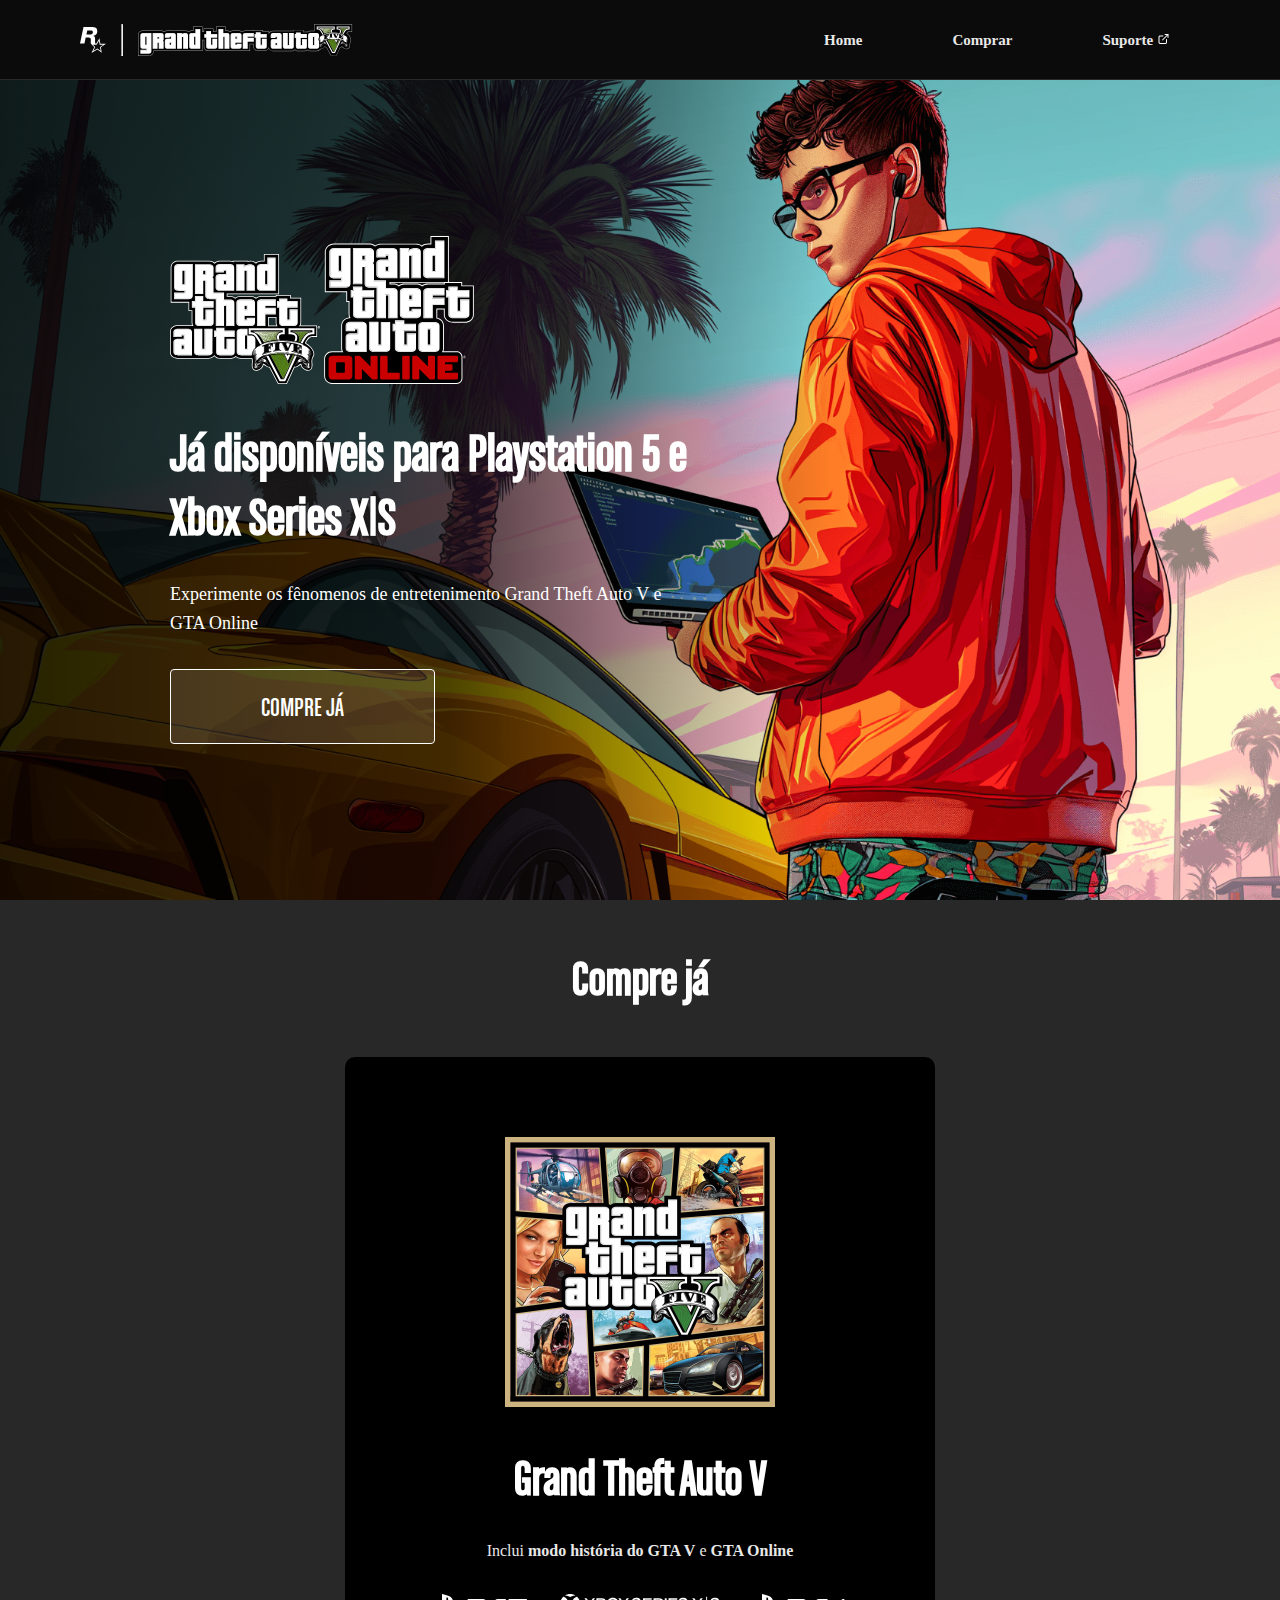
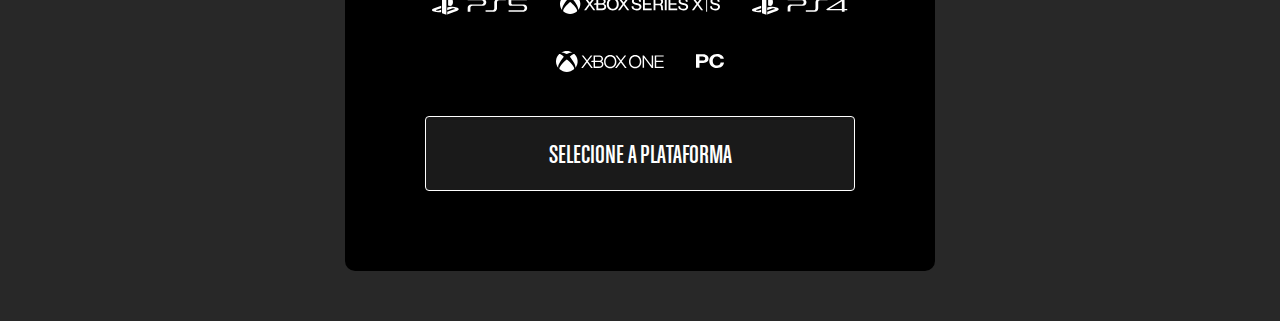
<file: projeto-gta/index.html>
<!DOCTYPE html>
<html lang="pt-br">

<head>
    <meta charset="UTF-8">
    <meta name="viewport" content="width=device-width, initial-scale=1.0">
    <title>Landing Page GTA</title>
    <link rel="shortcut icon" href="src/images/favicon.png" type="image/x-icon">
    <link href="https://fonts.cdnfonts.com/css/chalet" rel="stylesheet">
    <link rel="stylesheet" href="src/css/reset.css">
    <link rel="stylesheet" href="src/css/style.css">
    <link rel="stylesheet" href="src/css/fonts.css">
    <link rel="stylesheet" href="src/css/responsive.css">
</head>

<body>
    <header class="cabecalho">
        <div class="logo">
            <img src="src/images/logo-rockstar.svg" alt="Logo GTA V">
            <hr />
            <img src="src/images/logo-gta.svg" alt="Logo GTA V">
        </div>
        <nav>
            <ul class="menu">
                <li>
                    <a href="#home">Home</a>
                </li>
                <li>
                    <a href="#comprar">Comprar</a>
                </li>
                <li>
                    <a href="https://support.rockstargames.com/categories/200013306" target="_blank">Suporte <img src="src/images/icone-link.svg" alt="Icone de link de suporte"></a>
                </li>
            </ul>
        </nav>
    </header>

    <main class="home" id="home">

        <img class="imagem-fundo" src="src/images/bg-main.png" alt="Rapaz de moletom laranja ao lado de um carro esportivo amarelo">

        <div class="informacoes">

            <div class="div-lista-de-jogos">
                <img src="src/images/logo-gta-v.svg" alt="Logo GTA V">
                <img src="src/images/logo-gta-online.svg" alt="Logo GTA Online">
            </div>

            <h1 class="titulo">
                Já disponíveis para Playstation 5 e Xbox Series X|S
            </h1>

            <p class="texto">
                Experimente os fênomenos de entretenimento Grand Theft Auto V e GTA Online
            </p>

            <a class="btn-comprar" href="#comprar">
                Compre Já
            </a>
        </div>

    </main>

    <section class="compre-ja" id="comprar">

        <h2 class="titulo">
            Compre já
        </h2>
        <div class="cartao">
            <img class="capa-do-jogo" src="src/images/gta5.jpg" alt="Capa do jogo GRA V">

            <div class="informacoes">
                <h3>
                    Grand Theft Auto V
                </h3>
                <p>
                    Inclui <strong>modo história do GTA V</strong> e <strong>GTA Online</strong>
                </p>
                <ul class="plataformas">
                    <li> <img src="src/images/logo-ps5.svg" alt="Logo Playstation 5"></li>
                    <li> <img src="src/images/logo-xbox-series-s.svg" alt="Logo Xbox series X|S"></li>
                    <li> <img src="src/images/logo-ps4.svg" alt="Logo Playstation 4"></li>
                    <li> <img src="src/images/logo-xbox-one.svg" alt="Logo Xbox One"></li>
                    <li> <img src="src/images/logo-pc.svg" alt="Logo PC"></li>
                </ul>
            </div>
            <button class="btn-plataforma">
                Selecione a plataforma

                <ul class="plataformas">
                    <li> <img src="src/images/logo-ps5.svg" alt="Logo Playstation 5"></li>
                    <li> <img src="src/images/logo-xbox-series-s.svg" alt="Logo Xbox series X|S"></li>
                    <li> <img src="src/images/logo-ps4.svg" alt="Logo Playstation 4"></li>
                    <li> <img src="src/images/logo-xbox-one.svg" alt="Logo Xbox One"></li>
                    <li> <img src="src/images/logo-pc.svg" alt="Logo PC"></li>
                </ul>
            </button>
        </div>
    </section>
    <script src="src/js/index.js"></script>
</body>

</html>
</file>
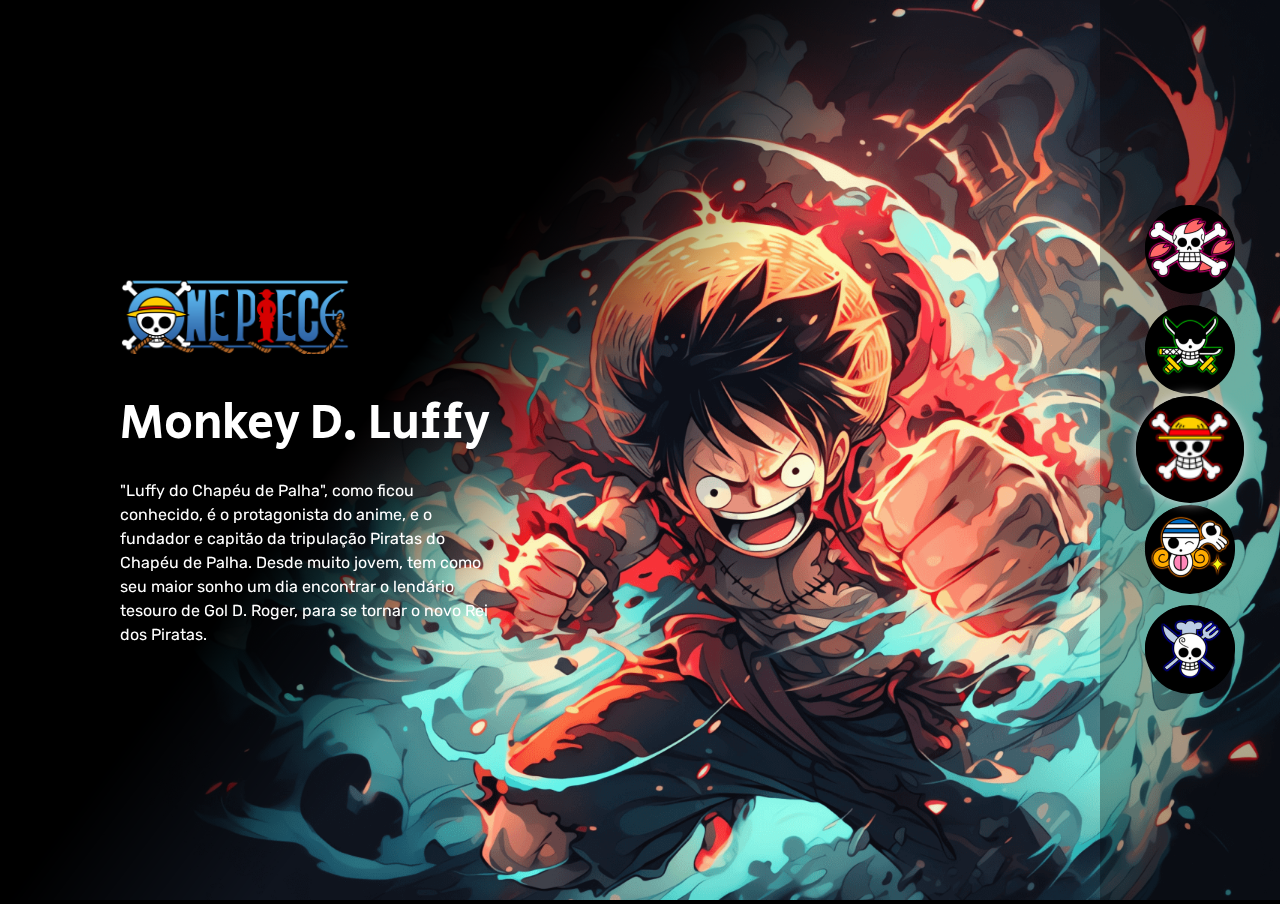
<file: projeto-one-piece/index.html>
<!DOCTYPE html>
<html lang="pt-br">

<head>
    <meta charset="UTF-8">
    <meta name="viewport" content="width=device-width, initial-scale=1.0">

    <link rel="preconnect" href="https://fonts.googleapis.com">
    <link rel="preconnect" href="https://fonts.gstatic.com" crossorigin>
    <link href="https://fonts.googleapis.com/css2?family=Rubik&family=Secular+One&display=swap" rel="stylesheet">

    <link rel="stylesheet" href="./src/css/reset.css">
    <link rel="stylesheet" href="./src/css/style.css">
    <link rel="stylesheet" href="./src/css/responsive.css">

    <link rel="shortcut icon" href="./src/imagens/one-piece-icone.png" type="image/x-icon">

    <title>One Piece - Semana do Zero ao Programador Contratado</title>
</head>

<body>
    <main class="personagens">
        <div class="personagem">
            <img class="imagem" src="src/imagens/personagem-tony-chopper.png" alt="Personagem Tony Chopper">
            <div class="conteudo">
                <i class="logo"></i>
                <h2 class="nome-personagem">Tony Chopper</h2>
                <p class="descricao">Esta pequena rena ganhou a habilidade de mudar sua forma e de pensar como humanos
                    após comer a fruta Hito Hito no Mi. Chopper é um valioso membro da tripulação dos Piratas do Chapéu
                    de Palha, atuando como médico da tripulação.</p>
            </div>
        </div>

        <div class="personagem">
            <img class="imagem" src="src/imagens/personagem-roronoa-zoro.png" alt="Personagem Roronoa Zoro">
            <div class="conteudo">
                <i class="logo"></i>
                <h2 class="nome-personagem">Roronoa Zoro</h2>
                <p class="descricao">Primeiro pirata (segundo membro se contarmos com Luffy) a se juntar à tripulação de
                    Piratas do Chapéu de Palha, Zoro aceitou o convite de Luffy após o capitão salvar sua vida.</p>
            </div>
        </div>

        <div class="personagem selecionado">
            <img class="imagem" src="src/imagens/personagem-monkey-d-luffy.png" alt="Personagem Monkey D. Luffy">
            <div class="conteudo">
                <i class="logo"></i>
                <h2 class="nome-personagem">Monkey D. Luffy</h2>
                <p class="descricao">"Luffy do Chapéu de Palha", como ficou conhecido, é o protagonista do anime, e o
                    fundador e capitão da tripulação Piratas do Chapéu de Palha. Desde muito jovem, tem como seu maior
                    sonho um dia encontrar o lendário tesouro de Gol D. Roger, para se tornar o novo Rei dos Piratas.
                </p>
            </div>
        </div>

        <div class="personagem">
            <img class="imagem" src="src/imagens/personagem-nami.png" alt="Personagem Nami">
            <div class="conteudo">
                <i class="logo"></i>
                <h2 class="nome-personagem">Nami</h2>
                <p class="descricao"> Uma órfã de guerra, ainda criança Nami foi adotada por Bell-mère, uma mulher da
                    Marinha. Enquanto crescia ao lado de sua irmã adotiva Nojiko, Nami já demonstrava sua paixão por
                    desenhar mapas, sonhando em um dia fazer o mapa de todo o mundo.</p>
            </div>
        </div>


        <div class="personagem">
            <img class="imagem" src="src/imagens/personagem-sanji.png" alt="Personagem Sanji">
            <div class="conteudo">
                <i class="logo"></i>
                <h2 class="nome-personagem">Sanji</h2>
                <p class="descricao">Também conhecido como "Perna Negra" Sanji, este pirata foi o quinto a integrar a
                    tripulação de Luffy. Suas ações como pirata lhe renderam a terceira maior recompensa entre os
                    membros do Chapéu de Palha, além de atuar como cozinheiro oficial do grupo.</p>
            </div>
        </div>
    </main>
    <ul class="botoes">
        <li>
            <button class="botao">
                <img src="src/imagens/tripulacao-chopper.png" alt="Tripulação Chopper">
            </button>
        </li>
        <li>
            <button class="botao">
                <img src="src/imagens/tripulacao-zoro.png" alt="Tripulação Zoro">
            </button>
        </li>
        <li>
            <button class="botao selecionado">
                <img src="src/imagens/tripulacao-luffy.png" alt="Tripulação Luffy">
            </button>
        </li>
        <li>
            <button class="botao">
                <img src="src/imagens/tripulacao-nami.png" alt="Tripulação Nami">
            </button>
        </li>
        <li>
            <button class="botao">
                <img src="src/imagens/tripulacao-sanji.png" alt="Tripulação Sanji">
            </button>
        </li>
    </ul>

    <script src="./src/js/index.js"></script>
</body>

</html>
</file>
<file: projeto-gta/src/css/style.css>
body {
	background-color: #282828;
	color: #fff;
}

.cabecalho {
	height: 80px;
	background-color: #0b0b0b;
	display: flex;
	justify-content: space-between;
	align-items: center;
	padding: 0 80px;
	border-bottom: 1px solid #282828;
}

.cabecalho .logo {
	display: flex;
	gap: 15px;
}

.cabecalho .menu {
	display: flex;
	gap: 30px;
}

.cabecalho .menu li a {
	padding: 30px;
	color: #e8e8e8;
	font-weight: bolder;
	font-size: 15px;
	font-family: "Chalet";
}

.cabecalho .menu li a:hover {
	border-bottom: 2px solid #fff;
}

.home {
	display: flex;
	position: relative;
	min-height: calc(100vh - 80px);
}

.home::after {
	content: "";
	position: absolute;
	height: 100%;
	width: 100%;
	background: linear-gradient(90deg, rgba(0, 0, 0, 0.85), rgba(0, 0, 0, 0.7) 35%, transparent 65%);
}

.home .imagem-fundo {
	width: 100%;
	object-fit: cover;
}

.home .informacoes {
	position: absolute;
	z-index: 1;
	min-height: calc(100vh - 80px);
	display: flex;
	flex-direction: column;
	justify-content: center;
	gap: 32px;
	padding: 80px 80px 80px 170px;
	max-width: 780px;
}

.home .informacoes img {
	max-width: 150px;
}

.home .informacoes .lista-de-jogos {
	display: flex;
	gap: 32px;
}

.home .informacoes .titulo {
	font-family: "ChaletComprime";
	font-size: 55px;
}

.home .informacoes .texto {
	font-family: "Chalet";
	font-size: 18px;
	line-height: 1.6;
}

.btn-comprar,
.btn-plataforma {
	background-color: rgba(255, 255, 255, 0.1);
	border: 0.5px solid #fff;
	border-radius: 4px;
	font-family: "ChaletComprime";
	font-size: 28px;
	text-align: center;
	padding: 20px 40px;
	text-transform: uppercase;
	width: 50%;
	transition: all 0.3s ease-in;
}

.btn-plataforma {
	color: #fff;
	width: 100%;
	cursor: pointer;
}

.btn-comprar:hover {
	background-color: #fff;
	color: #000;
}

.compre-ja .capa-do-jogo {
	width: 270px;
}

.compre-ja {
	display: flex;
	flex-direction: column;
	text-align: center;
	padding: 50px;
	align-items: center;
}

.compre-ja .titulo {
	font-family: "ChaletComprime";
	font-size: 50px;
	font-weight: 700;
	margin-bottom: 50px;
}

.compre-ja .cartao {
	display: flex;
	flex-direction: column;
	align-items: center;
	background-color: #000;
	width: 50%;
	border-radius: 10px;
	padding: 80px;
	gap: 40px;
}

.compre-ja .informacoes {
	display: flex;
	flex-direction: column;
	gap: 30px;
}

.compre-ja .informacoes h3 {
	font-family: "ChaletComprime";
	font-size: 52px;
	font-weight: 700;
}

.compre-ja .informacoes p {
	color: #e8e8e8;
	font-family: "Chalet";
	font-size: 16px;
	line-height: 1.6;
}

.compre-ja .informacoes .plataformas {
	display: flex;
	flex-wrap: wrap;
	gap: 32px;
	justify-content: center;
}

.compre-ja .btn-plataforma .plataformas {
	margin-top: 10px;
	display: flex;
	flex-direction: column;
	gap: 20px;
	transition: all 0.3s ease-in;
	display: none;
	opacity: 0;
}

.compre-ja .btn-plataforma .plataformas.ativo {
	display: flex;
	opacity: 1;
}

.compre-ja .btn-plataforma .plataformas li {
	padding: 20px;
}

.compre-ja .btn-plataforma .plataformas li:nth-child(1) {
	border: 1px solid #00439c;
}

.compre-ja .btn-plataforma .plataformas li:nth-child(1):hover {
	background-color: #00439c;
}
.compre-ja .btn-plataforma .plataformas li:nth-child(2) {
	border: 1px solid #387a26;
}

.compre-ja .btn-plataforma .plataformas li:nth-child(2):hover {
	background-color: #387a26;
}

.compre-ja .btn-plataforma .plataformas li:nth-child(3) {
	border: 1px solid #00439c;
}

.compre-ja .btn-plataforma .plataformas li:nth-child(3):hover {
	background-color: #00439c;
}

.compre-ja .btn-plataforma .plataformas li:nth-child(4) {
	border: 1px solid #387a26;
}

.compre-ja .btn-plataforma .plataformas li:nth-child(4):hover {
	background-color: #387a26;
}
.compre-ja .btn-plataforma .plataformas li:nth-child(5) {
	border: 1px solid #fcaf17;
}

.compre-ja .btn-plataforma .plataformas li:nth-child(5):hover {
	background-color: #fcaf17;
}
</file>
<file: projeto-gta/src/css/fonts.css>
@font-face {
    font-family: 'ChaletComprime';
    src: url(../fonts/ChaletComprime.ttf);
}
</file>
<file: projeto-gta/src/css/responsive.css>
@media (max-width: 1024px) {
    .cabecalho {
        justify-content: center;
        flex-direction: column;
        padding: 50px 0;
        gap: 15px;
    }

    .cabecalho .menu li a {
        padding: 15px;
    }

    .home .informacoes {
        padding: 30px;
    }

    .home .informacoes img {
        max-width: 100px;
    }

    .home .informacoes .titulo {
        font-size: 40px;
    }

    .compre-ja .cartao {
        width: 70%;
    }

}

@media (max-width: 768px) {
    .compre-ja {
        padding: 30px;
    }

    .compre-ja .cartao {
        padding: 80px 20px;
        width: 100%;
    }

    .compre-ja .informacoes h3 {
        font-size: 35px;
    }

    .conpre-ja .informacoes .plataformas {
        flex-direction: column;
    }

    .btn-plataforma {
        margin-top: 15px;
        padding: 15px;
    }

    .btn-comprar {
        width: 100%;
    }
}

@media (max-width: 425px) {
    main::after {
        background: linear-gradient(90deg, rgba(0, 0, 0, 0.85), rgba(0, 0, 0, 0.4) 100%, transparent 65%);
    }

    .conpre-ja .cartao .capa-do-jogo {
        max-width: 80%;
    }
}
</file>
<file: projeto-one-piece/src/css/style.css>
body {
    background-color: #000000;
    overflow: hidden;
}

main::after {
    content: "";
    position: fixed;
    top: 0;
    left: 0;
    min-height: 100vh;
    width: 80vw;
    background: linear-gradient(-233deg, #000 40%, rgba(0, 0, 0, 0) 55%) no-repeat;
}

main .personagem {
    display: none;
    height: 100vh;
}

main .personagem.selecionado {
    display: block;
}

main .personagem .imagem {
    width: 100%;
    height: 100%;
    object-fit: cover;
}

.conteudo {
    position: absolute;
    top: 0;
    left: 120px;
    display: flex;
    flex-direction: column;
    justify-content: center;
    min-height: 100vh;
    max-width: 380px;
    z-index: 1;
}

.conteudo .nome-personagem {
    color: #ffffff;
    font-size: 48px;
    font-family: "Secular One";
    font-weight: 400;
    margin-bottom: 20px;
}

.conteudo .descricao{
    color: #ffffff;
    font-family: "Rubik";
    line-height: 24px;
}

.conteudo .logo {
    background-image: url("../imagens/one-piece-logo.png");
    background-size: cover;
    height: 100px;
    width: 230px;
    margin-bottom: 35px;
}

.botoes {
    position: fixed;
    top: 0;
    right: 0;
    display: flex;
    flex-direction: column;
    min-height: 100vh;
    width: 180px;
    justify-content: center;
    align-items: center;
    gap: 10px;
    background-color: rgba(0, 0, 0, 0.3);
}

.botoes .botao {
    border: none;
    background: #000000;
    cursor: pointer;
    border-radius: 50%;
}

.botoes .botao img{
    border-radius: 50%;
}

.botoes .botao.selecionado {
    transform: scale(1.2);
    box-shadow: 0 0 10px #D9D9D9;
}
</file>
<file: projeto-one-piece/src/css/responsive.css>
@media (max-width: 780px) {
    main::after {
        background: linear-gradient(-233deg, #000000 20%, rgba(0, 0, 0, 0) 50%) no-repeat;
        width: 100vw;
    }
    
    main .personagem .imagem {
        height: 90%;
    }

    .conteudo{
        justify-content: flex-end;
        left: 0;
        top: -20%;
        max-width: 100vw;
        padding: 30px;
    }

    .conteudo .nome-personagem{
        font-size: 36px;
    }

    .conteudo .descricao{
        max-width: 500px;
    }

    .botoes {
        top: 82vh;
        min-height: 1vh;
        flex-direction: row;
        align-items: end;
        width: 100%;
        justify-content: center;
        padding: 30px;
    }

    .botoes .botao img{
        max-width: 60px;
    }
}

@media (max-width: 550px) {
    main::after {
        background: linear-gradient(-233deg, #000000d1 1%, rgba(0, 0, 0, 0) 40%) no-repeat;
        width: 100vw;
    }

    main .personagem .imagem{
        height: auto;
    }

    .conteudo .logo {
        width: 170px;
        height: 75px;
    }

    .conteudo {
        top: -30%;
    }

    .conteudo .nome-personagem{
        font-size: 24px;
    }

    .botoes {
        padding: 20px;
        top: 68vh;
        min-height: 10vh;
    }

    .botoes .botao img{
        max-width: 50px;
    }
}

@media (max-height: 500px) {
    .botoes .botao img{
        background: linear-gradient(-233deg, #00000000 20%, rgba(0, 0, 0, 0) 20%) no-repeat;
        max-width: 14vh;
    }

    .conteudo{
        justify-content: flex-end;
        left: 0;
        top: -17vh;
        max-width: 100vw;
        padding: 30px;
    }

    .conteudo .logo {
        width: 150px;
        height: 65px;
        margin-bottom: 15px;
    }

    .botoes {
        position: fixed;
        top: 0;
        right: 0;
        display: flex;
        flex-direction: column;
        min-height: 100vh;
        width: 15%;
        justify-content: center;
        align-items: center;
        gap: 6px;
        background-color: rgba(0, 0, 0, 0.3);
    }

    main .personagem .imagem {
        height: 100%;
    }

    .conteudo .descricao{
        color: #ffffff;
        font-family: "Rubik";
        line-height: 20px;
    }

    .conteudo .descricao{
        max-width: 400px;
    }

    .conteudo .nome-personagem{
        margin-bottom: 15px;
        font-size: 40px;
    }

    .conteudo .descricao{
        font-size: 14px;
        background-image: linear-gradient(to left, #00000238, transparent);
        border-radius: 7px;
    }
}

@media (max-height: 350px) {
    .conteudo .logo {
        margin-top: 15px;
        margin-bottom: 0px;
    }

}

@media (min-width: 1800px) and (min-height: 900px){
    .conteudo {
        max-width: 600px;
    }

    .conteudo .nome-personagem  {
        font-size: 3vw;
    }

    .conteudo .descricao {
        font-size: 1.2vw;
    }

    .conteudo .logo {
        width: 360px;
        height: 200px;
    }

    .botoes .botao img {
        width: 100px;
    }

    li {
        margin-top: 20px;
    }
}
</file>
